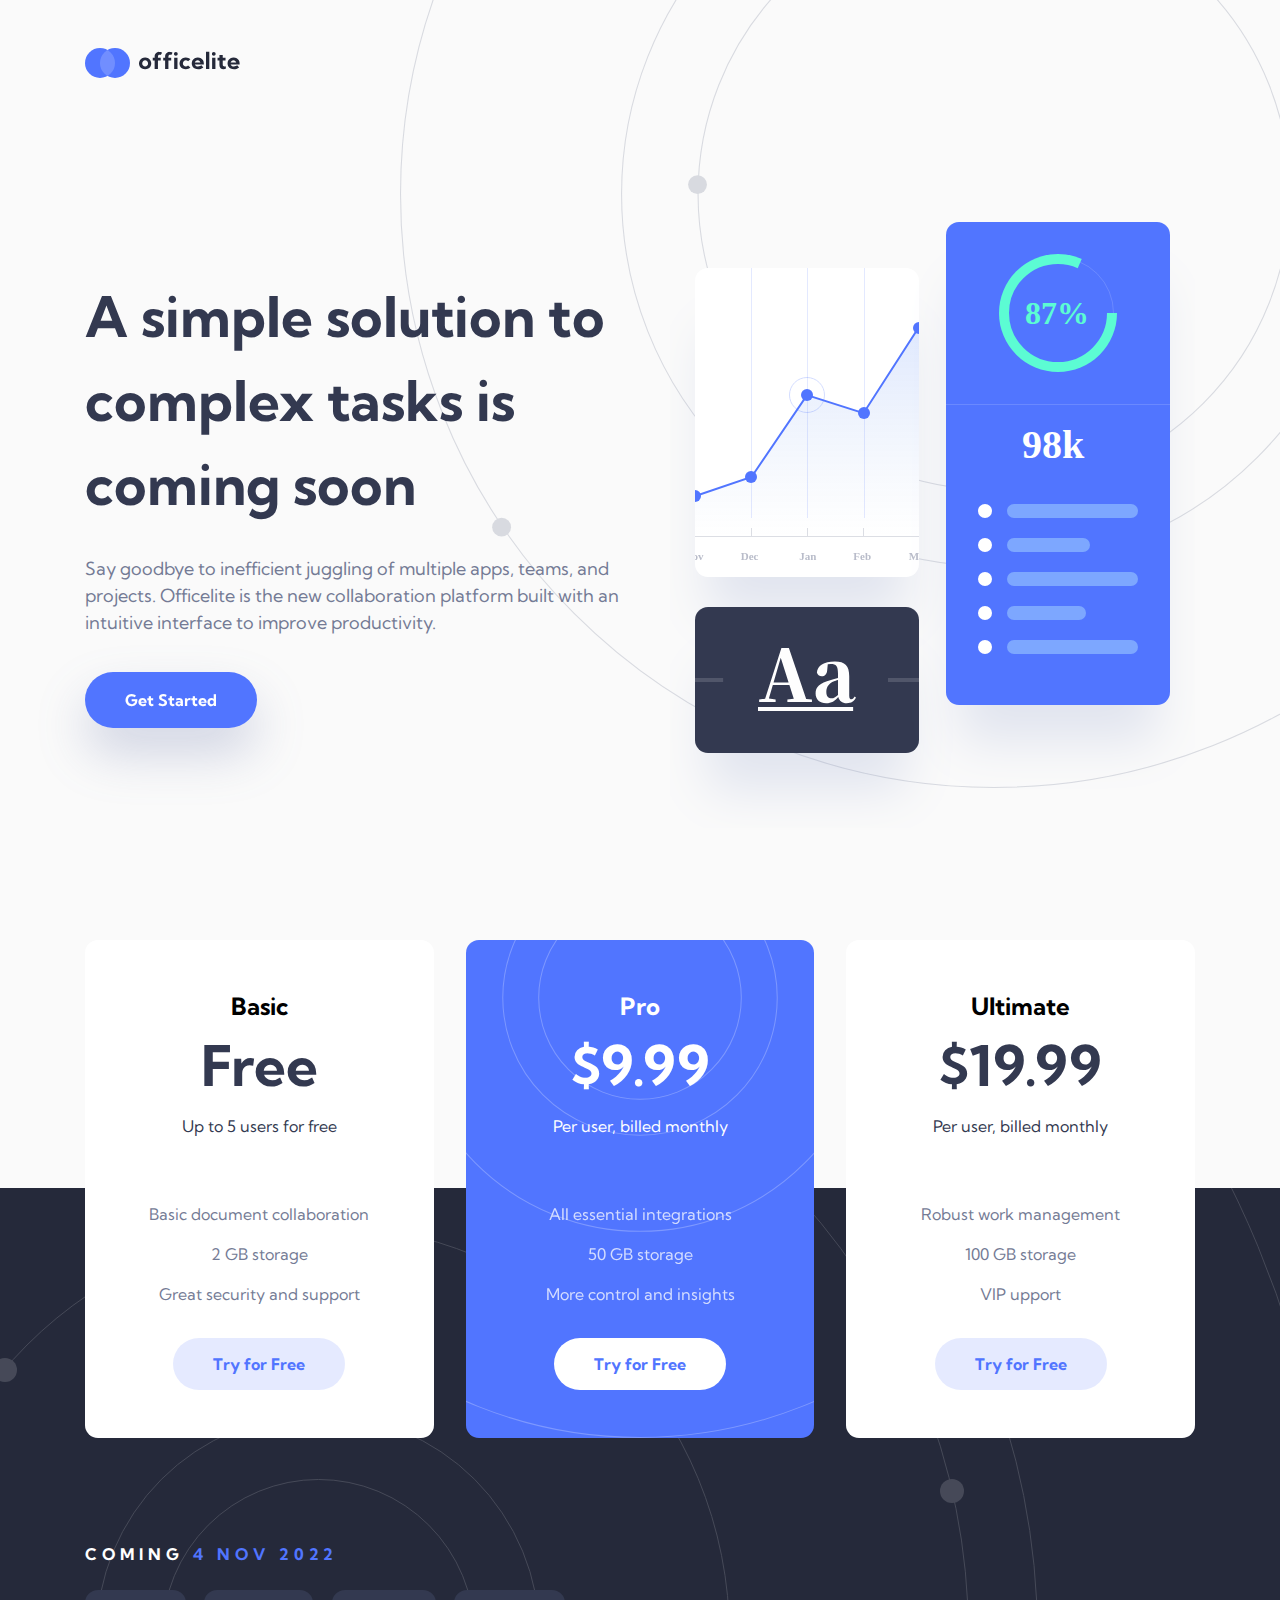
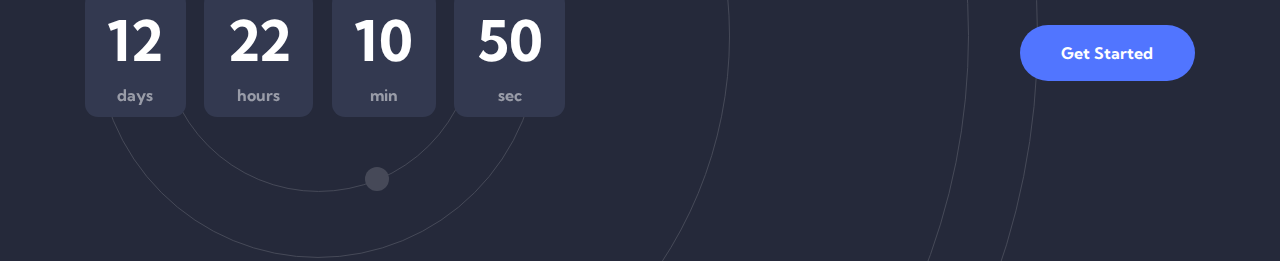
<file: index.html>
<!DOCTYPE html>
<html lang="en">
  <head>
    <meta charset="UTF-8" />
    <meta name="viewport" content="width=device-width, initial-scale=1.0" />

    <link
      rel="icon"
      type="image/png"
      sizes="32x32"
      href="./assets/favicon-32x32.png"
    />
    <link rel="preconnect" href="https://fonts.googleapis.com" />
    <link rel="preconnect" href="https://fonts.gstatic.com" crossorigin />
    <link
      href="https://fonts.googleapis.com/css2?family=Kumbh+Sans:wght@100;200;300;400;500;600;700;800;900&display=swap"
      rel="stylesheet"
    />
    <link rel="stylesheet" href="styles/index.css" />
    <title>Frontend Mentor | Officelite coming soon site</title>
  </head>
  <body>
    <div class="main-container">
      <header>
        <img src="assets/shared/logo.svg" alt="logo" />
      </header>
      <main>
        <section class="hero-section">
          <div class="hero-text">
            <h1 class="hero-text-title">
              A simple solution to complex tasks is coming soon
            </h1>
            <p class="hero-text-paragraph">
              Say goodbye to inefficient juggling of multiple apps, teams, and
              projects. Officelite is the new collaboration platform built with
              an intuitive interface to improve productivity.
            </p>
            <a class="hero-link" href="sign-up.html">get started</a>
          </div>
          <img
            class="hero-charts"
            src="assets/home/illustration-charts.svg"
            alt="charts"
          />
        </section>
        <section class="pricing-section">
          <h2 hidden>Pricing Section</h2>
          <div class="pricing-component-basic pricing-component">
            <div class="name-and-price">
              <h2 class="pricing-component-name">Basic</h2>
              <div class="pricing-component-price">
                <h3 class="price">Free</h3>
                <p>Up to 5 users for free</p>
              </div>
            </div>
            <div class="pricing-component-features">
              <ul>
                <li>Basic document collaboration</li>
                <li>2 GB storage</li>
                <li>Great security and support</li>
              </ul>
            </div>
            <a href="./sign-up.html" class="pricing-component-link"
              >Try for Free</a
            >
          </div>
          <div class="pricing-component-pro pricing-component">
            <div class="name-and-price">
              <h2 class="pricing-component-name">Pro</h2>
              <div class="pricing-component-price">
                <h3 class="price">$9.99</h3>
                <p>Per user, billed monthly</p>
              </div>
            </div>
            <div class="pricing-component-features">
              <ul>
                <li>All essential integrations</li>
                <li>50 GB storage</li>
                <li>More control and insights</li>
              </ul>
            </div>
            <a href="./sign-up.html" class="pricing-component-link"
              >Try for Free</a
            >
          </div>
          <div class="pricing-component-ultimate pricing-component">
            <div class="name-and-price">
              <h2 class="pricing-component-name">Ultimate</h2>
              <div class="pricing-component-price">
                <h3 class="price">$19.99</h3>
                <p>Per user, billed monthly</p>
              </div>
            </div>
            <div class="pricing-component-features">
              <ul>
                <li>Robust work management</li>
                <li>100 GB storage</li>
                <li>VIP upport</li>
              </ul>
            </div>
            <a href="./sign-up.html" class="pricing-component-link"
              >Try for Free</a
            >
          </div>
        </section>
      </main>

      <footer>
        <div class="footer-countdown">
          <h2 class="footer-countdown-date">
            coming <span class="date">4 nov 2022</span>
          </h2>
          <div class="countdown-cells">
            <div class="countdown days">
              <p class="count-number">12</p>
              <p class="unit">days</p>
            </div>
            <div class="countdown hours">
              <p class="count-number">22</p>
              <p class="unit">hours</p>
            </div>
            <div class="countdown minutes">
              <p class="count-number">10</p>
              <p class="unit">min</p>
            </div>
            <div class="countdown seconds">
              <p class="count-number">50</p>
              <p class="unit">sec</p>
            </div>
          </div>
        </div>
        <a class="footer-link" href="./sign-up.html">Get Started</a>
      </footer>
    </div>
    <div class="light-background"></div>
    <div class="dark-background"></div>
  </body>
</html>
</file>
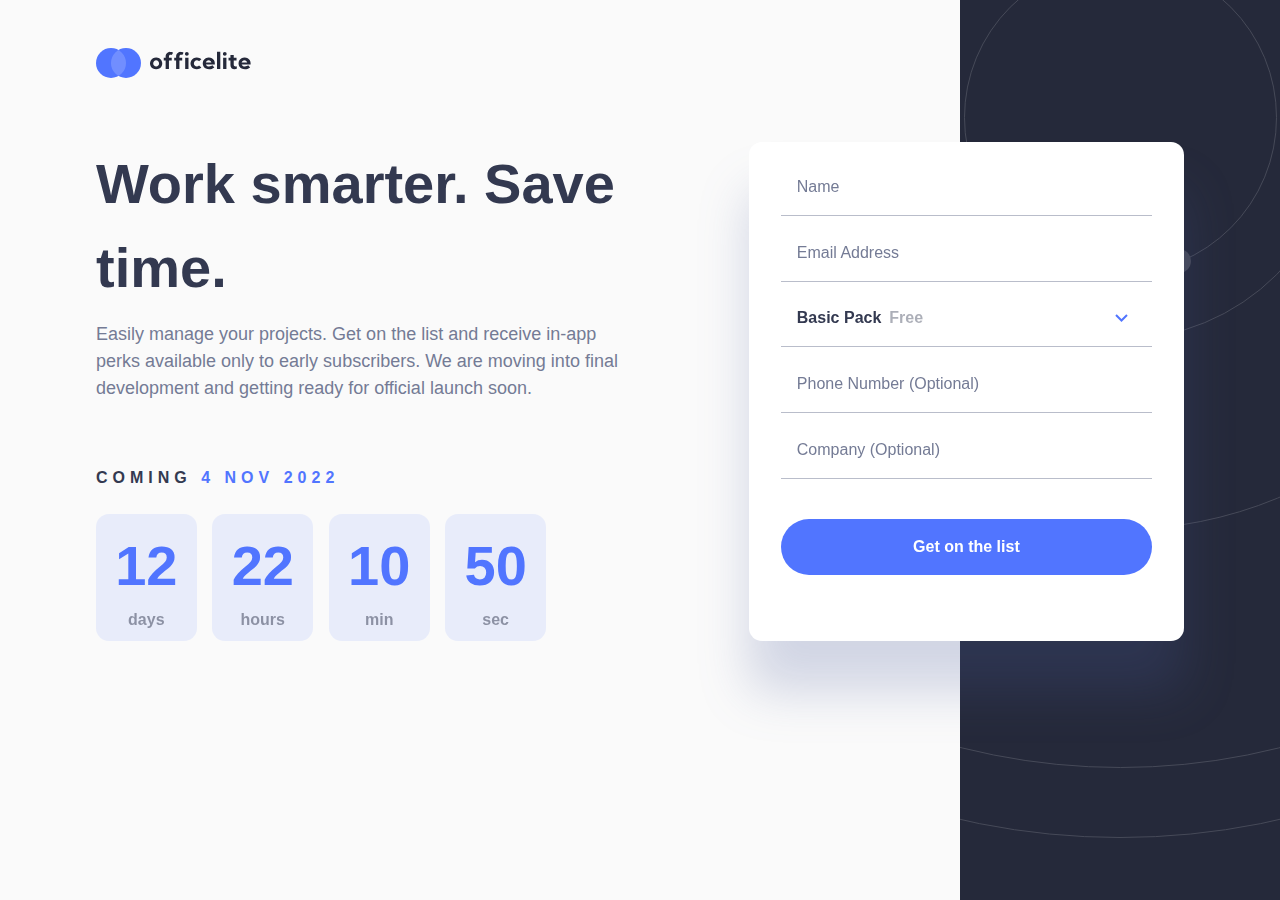
<file: sign-up.html>
<!DOCTYPE html>
<html lang="en">
<head>
  <meta charset="UTF-8">
  <meta name="viewport" content="width=device-width, initial-scale=1.0">

  <link rel="icon" type="image/png" sizes="32x32" href="./assets/favicon-32x32.png">
  <link rel="stylesheet" href="styles/sign-up.css">
  <title>Officelite coming soon site</title>
</head>
<body>
 <div class="main-container">
    <header>
       <img src="assets/shared/logo.svg" alt="logo" />
    </header>
    <main>
      <section class="sign-up-hero">
        <div class="hero-text">
          <h1 class="hero-text-title">Work smarter. Save time.</h1>
          <p class="hero-text-paragraph">
            Easily manage your projects. Get on the list and receive in-app
            perks available only to early subscribers. We are moving into final
            development and getting ready for official launch soon.
          </p>
        </div>

        <div class="countdown">
          <h3 class="countdown-date">
            coming <span class="date">4 nov 2022</span>
          </h3>
          <div class="countdown-cells">
            <div class="countdown-cell days">
              <p class="count-number">12</p>
              <p class="unit">days</p>
            </div>
            <div class="countdown-cell hours">
              <p class="count-number">22</p>
              <p class="unit">hours</p>
            </div>
            <div class="countdown-cell minutes">
              <p class="count-number">10</p>
              <p class="unit">min</p>
            </div>
            <div class="countdown-cell seconds">
              <p class="count-number">50</p>
              <p class="unit">sec</p>
            </div>
          </div>
      </section>

      <section class="sign-up-form">
        <input
          class="input-form name-input"
          name="name"
          type="text"
          placeholder="Name"
        />
        <input
          class="input-form email-input"
          name="email"
          type="text"
          placeholder="Email Address"
        />
        <div class="dropdown-menu">
          <div class="selected-choice">
            <p>Basic Pack<span class="price">Free</span></p>
            <svg
              class="arrow-icon"
              width="13"
              height="8"
              xmlns="http://www.w3.org/2000/svg"
            >
              <path
                stroke="#5175FF"
                stroke-width="2"
                d="M1 1l5.5 5.5L12 1"
                fill="none"
                fill-rule="evenodd"
              />
            </svg>
          </div>

          <div class="selection-menu">
            <ul>
              <li class="basic-choice choice">
                <p>Basic Pack<span class="price">Free</span></p>
                <svg
                  class="check-icon"
                  width="15"
                  height="12"
                  xmlns="http://www.w3.org/2000/svg"
                >
                  <path
                    d="M1 7.504L3.994 10.5 13.494 1"
                    stroke="#5175FF"
                    stroke-width="2"
                    fill="none"
                    fill-rule="evenodd"
                  />
                </svg>
              </li>
              <li class="pro-choice choice">
                <p>Pro Pack<span class="price">$9.99</span></p>

                <svg
                  class="check-icon"
                  width="15"
                  height="12"
                  xmlns="http://www.w3.org/2000/svg"
                >
                  <path
                    d="M1 7.504L3.994 10.5 13.494 1"
                    stroke="#5175FF"
                    stroke-width="2"
                    fill="none"
                    fill-rule="evenodd"
                  />
                </svg>
              </li>
              <li class="ultimate-choice choice">
                <p>Ultimate Pack<span class="price">$19.99</span></p>
                <svg
                  class="check-icon"
                  width="15"
                  height="12"
                  xmlns="http://www.w3.org/2000/svg"
                >
                  <path
                    d="M1 7.504L3.994 10.5 13.494 1"
                    stroke="#5175FF"
                    stroke-width="2"
                    fill="none"
                    fill-rule="evenodd"
                  />
                </svg>
              </li>
            </ul>
          </div>
        </div>
        <input
          class="input-form"
          type="text"
          placeholder="Phone Number (Optional)"
        />
        <input
          class="input-form last-input"
          type="text"
          placeholder="Company (Optional)"
        />

        <a href="#" class="signup-link">Get on the list</a>
      </section>
      
    </main>

    
 </div>

 <div class="light-background"></div>
  <div class="dark-background"></div>
  <script src="sign-up.js"></script>
</body>
</html>
</file>
<file: styles/index.css>
/*********
**********
    RESET
    *********
    *********/

/* Box sizing rules */
*,
*::before,
*::after {
  box-sizing: border-box;
}

/* Remove default margin */
body,
h1,
h2,
h3,
h4,
p,
figure,
blockquote,
dl,
dd {
  margin: 0;
}

ul,
ol {
  margin: 0;
  padding: 0;
  list-style: none;
}

/* Set core root defaults */
html:focus-within {
  scroll-behavior: smooth;
}

/* Set core body defaults */
body {
  min-height: 100vh;
  text-rendering: optimizeSpeed;
  line-height: 1.5;
}

/* A elements that don't have a class get default styles */
a:not([class]) {
  text-decoration-skip-ink: auto;
}

/* Make images easier to work with */
img,
picture {
  max-width: 100%;
  display: block;
}

/* Inherit fonts for inputs and buttons */
input,
button,
textarea,
select {
  font: inherit;
}

a {
  transition: all 0.2s;
}

/*********
**********
    LAYOUT
    *********
    *********/

body {
  font-family: "Kumbh Sans", sans-serif;
  display: grid;
  grid-template-rows: 3fr 2.2fr;
  grid-template-columns: 1fr;
}

@media (min-width: 768px) {
  body {
    grid-template-rows: 3fr 2.5fr;
  }
}

@media (min-width: 1100px) {
  body {
    grid-template-rows: 3fr 1.7fr;
  }
}

.light-background {
  grid-column: 1/2;
  grid-row: 1/2;
  background-color: #fafafa;
  background-image: url("../assets/home/bg-pattern-header.svg");
  background-position: -15px -130px;
  background-size: contain;
  background-repeat: no-repeat;
}

@media (min-width: 768px) {
  .light-background {
    background-position: 350px -230px;
  }
}

@media (min-width: 1100px) {
  .light-background {
    background-position: 400px -400px;
  }
}

@media (min-width: 1400px) {
  .light-background {
    background-position: 600px -630px;
    background-size: cover;
  }
}

.dark-background {
  grid-column: 1/2;
  grid-row: 2/3;
  background-color: #25293a;
  background-image: url(../assets/home/bg-pattern-footer.svg);
  background-position: center 150px;
  background-size: cover;
  background-repeat: no-repeat;
}

@media (min-width: 768px) {
  .dark-background {
    background-size: auto;
    background-position: center -200px;
  }
}

@media (min-width: 1200px) {
  .dark-background {
    background-position: -700px -570px;
    background-size: auto;
  }
}

.main-container {
  grid-column: 1/2;
  grid-row: 1/3;
  width: 90%;
  margin: 0 auto;
  z-index: 100;
  max-width: 400px;
}

@media (min-width: 768px) {
  .main-container {
    max-width: 800px;
  }
}

@media (min-width: 1100px) {
  .main-container {
    max-width: 1110px;
  }
}

header {
  padding-top: 3em;
  display: flex;
  justify-content: center;
  margin-bottom: 4em;
}

@media (min-width: 768px) {
  header {
    justify-content: start;
    margin-bottom: 6em;
  }
}

/*********
**********
    HERO SECTION
    *********
    *********/

.hero-section {
  display: flex;
  flex-direction: column;
  align-items: center;
  text-align: center;
  margin-bottom: 7em;
}

@media (min-width: 768px) {
  .hero-section {
    flex-direction: row;
    justify-content: space-between;
  }
}

.hero-charts {
  order: 1;
  width: 60%;
  margin-bottom: 1em;
}

@media (min-width: 768px) {
  .hero-charts {
    order: 2;
    flex-basis: 45%;
    margin-bottom: 0;
  }
}

@media (min-width: 1100px) {
  .hero-charts {
    margin-top: 3em;
  }
}

.hero-text {
  order: 2;
}

@media (min-width: 768px) {
  .hero-text {
    order: 1;
    text-align: left;
    flex-basis: 50%;
  }
}

.hero-text-title {
  font-size: 2.5rem;
  color: #333950;
  font-weight: 700;
  margin-bottom: 0.5em;
}

@media (min-width: 1100px) {
  .hero-text-title {
    font-size: 3.5rem;
  }
}

.hero-text-paragraph {
  color: #747b95;
  margin-bottom: 2em;
}

@media (min-width: 1100px) {
  .hero-text-paragraph {
    font-size: 1.125rem;
  }
}

.hero-link {
  background: #5175ff;
  font-weight: 700;
  text-transform: capitalize;
  color: #ffffff;
  text-decoration: none;
  padding: 1em 2.5em;
  display: inline-block;
  border-radius: 28px;
  filter: drop-shadow(0 25px 25px rgba(75, 92, 154, 0.24));
}

.hero-link:hover {
  background: #829cff;
}

.hero-link:focus {
  background: #829cff;
}
/*********
**********
    PRICING SECTION
    *********
    *********/

.pricing-section {
  display: flex;
  flex-direction: column;
  margin-bottom: 4em;
}

@media (min-width: 1100px) {
  .pricing-section {
    flex-direction: row;
    justify-content: space-between;
    gap: 2em;
  }
}

.pricing-component {
  text-align: center;
  background: #ffffff;
  margin-bottom: 2.5em;
  padding: 2.5em;
  border-radius: 13px;
}

@media (min-width: 768px) {
  .pricing-component {
    display: flex;
    justify-content: space-between;
    flex-wrap: wrap;
    gap: 1em 0;
    padding: 3em;
  }

  .name-and-price {
    flex-basis: 40%;
    text-align: left;
  }
}

@media (min-width: 1100px) {
  .pricing-component {
    flex-direction: column;
    flex-wrap: nowrap;
    align-items: center;
    flex-basis: 33%;
  }

  .name-and-price {
    text-align: center;
  }
}

.pricing-component-name {
  margin-bottom: 1em;
}

@media (min-width: 768px) {
  .pricing-component-name {
    margin: 0;
  }
}
.pricing-component-price .price {
  color: #333950;
  font-size: 3.5rem;
  margin-bottom: 0.1em;
}

.pricing-component-price p {
  color: #333950;
}

.pricing-component-features {
  margin-top: 3em;
  color: #747b95;
}

@media (min-width: 768px) {
  .pricing-component-features {
    flex-basis: 45%;
    text-align: left;
  }
}

@media (min-width: 1100px) {
  .pricing-component-features {
    text-align: center;
  }
}

.pricing-component-features li {
  margin-bottom: 1em;
}

.pricing-component-features li:last-child {
  margin: 0;
}

.pricing-component-link {
  background: rgba(81, 117, 255, 0.15);
  border-radius: 28px;
  padding: 14px 40px;
  color: #5175ff;
  font-weight: bold;
  text-decoration: none;
  margin-top: 2em;
  display: inline-block;
}

@media (min-width: 768px) {
  .pricing-component-link {
    margin-top: 1em;
  }
}

@media (min-width: 1100px) {
  .pricing-component-link {
    width: max-content;
  }
}

.pricing-component-link:hover {
  background: rgba(81, 117, 255, 0.35);
}

.pricing-component-pro {
  background-color: #5175ff;
  background-image: url(../assets/home/bg-pattern-pricing.svg);
  background-position: center bottom;
  color: #ffffff;
}

@media (min-width: 768px) {
  .pricing-component-pro {
    background-position: -350px center;
    background-repeat: no-repeat;
  }
}

@media (min-width: 1100px) {
  .pricing-component-pro {
    background-position: center bottom;
  }
}

.pricing-component-pro .price,
.pricing-component-pro p {
  color: #ffffff;
}

.pricing-component-pro .pricing-component-features {
  color: #ffffff;
  opacity: 0.75;
}

.pricing-component-pro .pricing-component-link {
  background: #ffffff;
}

.pricing-component-pro .pricing-component-link:hover {
  color: #829cff;
}

/*********
**********
    FOOTER SECTION
    *********
    *********/

footer {
  display: flex;
  flex-direction: column;
  align-items: center;
  margin-bottom: 6em;
}

@media (min-width: 1100px) {
  footer {
    flex-direction: row;
    justify-content: space-between;
  }
}

@media (min-width: 768px) {
  .footer-countdown {
    width: 70%;
  }
}

@media (min-width: 1100px) {
  .footer-countdown {
    max-width: 480px;
  }
}

.footer-countdown-date {
  font-size: 1rem;
  font-weight: 700;
  text-transform: uppercase;
  color: #ffffff;
  letter-spacing: 5px;
  margin-bottom: 1.5em;
  text-align: center;
}

@media (min-width: 1100px) {
  .footer-countdown-date {
    text-align: left;
  }
}

.date {
  color: #5175ff;
}

.countdown-cells {
  display: flex;
  justify-content: space-between;
  margin-bottom: 3em;
}

.countdown {
  background: #333950;
  padding: 0.6em 1.4em;
  border-radius: 4px;
  text-align: center;
}

@media (min-width: 768px) {
  .countdown {
    border-radius: 13px;
  }
}

.count-number {
  font-size: 2rem;
  color: #ffffff;
  font-weight: 700;
}

@media (min-width: 768px) {
  .count-number {
    font-size: 3.5rem;
  }
}

.unit {
  color: #ffffff;
  opacity: 0.5;
  font-size: 0.75rem;
}

@media (min-width: 768px) {
  .unit {
    font-size: 1rem;
    font-weight: 700;
  }
}

.footer-link {
  background: #5175ff;
  font-weight: 700;
  text-transform: capitalize;
  color: #ffffff;
  text-decoration: none;
  padding: 1em 2.6em;
  display: inline-block;
  border-radius: 28px;
}

.footer-link:hover {
  background: #829cff;
}

.footer-link:focus {
  background: #829cff;
}
</file>
<file: styles/sign-up.css>
/*********
**********
    RESET
    *********
    *********/

/* Box sizing rules */
*,
*::before,
*::after {
  box-sizing: border-box;
}

/* Remove default margin */
body,
h1,
h2,
h3,
h4,
p,
figure,
blockquote,
dl,
dd {
  margin: 0;
}

ul,
ol {
  margin: 0;
  padding: 0;
  list-style: none;
}

/* Set core root defaults */
html:focus-within {
  scroll-behavior: smooth;
}

/* Set core body defaults */
body {
  min-height: 100vh;
  text-rendering: optimizeSpeed;
  line-height: 1.5;
}

/* A elements that don't have a class get default styles */
a:not([class]) {
  text-decoration-skip-ink: auto;
}

/* Make images easier to work with */
img,
picture {
  max-width: 100%;
  display: block;
}

/* Inherit fonts for inputs and buttons */
input,
button,
textarea,
select {
  font: inherit;
}

/*********
**********
    LAYOUT
    *********
    *********/
body {
  font-family: "Kumbh Sans", sans-serif;
  display: grid;
  grid-template-rows: 5fr 2fr;
  grid-template-columns: 1fr;
}

@media (min-width: 1100px) {
  body {
    grid-template-rows: 1fr;
    grid-template-columns: 3fr 1fr;
  }
}

@media (min-width: 1310px) {
  body {
    grid-template-rows: 1fr;
    grid-template-columns: 3fr 1.2fr;
  }
}

@media (min-width: 1700px) {
  body {
    grid-template-rows: 1fr;
    grid-template-columns: 3fr 1.4fr;
    overflow-y: hidden;
  }
}
.light-background {
  grid-column: 1/2;
  grid-row: 1/2;
  background-color: #fafafa;
}

@media (min-width: 1100px) {
  .light-background {
    grid-column: 1/2;
    grid-row: 1/2;
  }
}

.dark-background {
  grid-column: 1/2;
  grid-row: 2/3;
  background-color: #25293a;
  background-image: url(../assets/home/bg-pattern-footer.svg);
  background-position: center center;
  background-size: cover;
  background-repeat: no-repeat;
}

@media (min-width: 768px) {
  .dark-background {
    background-position: center -900px;
    background-size: auto;
  }
}

@media (min-width: 1100px) {
  .dark-background {
    grid-column: 2/3;
    grid-row: 1/2;
  }
}

.main-container {
  grid-column: 1/2;
  grid-row: 1/3;
  width: 85%;
  margin: 0 auto;
  z-index: 100;
  max-width: 400px;
}

@media (min-width: 768px) {
  .main-container {
    max-width: 90%;
  }
}

@media (min-width: 1100px) {
  .main-container {
    grid-column: 1/3;
    max-width: 1100px;
    margin-bottom: 3em;
  }
}

@media (min-width: 1100px) {
  main {
    display: flex;
    justify-content: space-between;
  }
}

header {
  padding-top: 3em;
  display: flex;
  justify-content: center;
  margin-bottom: 4em;
}

@media (min-width: 768px) {
  header {
    justify-content: start;
  }
}

/*********
**********
    HERO SECTION
    *********
    *********/

.sign-up-hero {
  display: flex;
  flex-direction: column;
}

@media (min-width: 768px) {
  .sign-up-hero {
    max-width: 570px;
    margin: 0 auto;
    margin-bottom: 5em;
  }
}

@media (min-width: 1100px) {
  .sign-up-hero {
    flex-basis: 50%;
    margin: 0;
    align-items: flex-start;
  }
}

.hero-text {
  text-align: center;
  margin-bottom: 4em;
}

@media (min-width: 1100px) {
  .hero-text {
    text-align: left;
  }
}

.hero-text-title {
  font-size: 2.5rem;
  color: #333950;
  font-weight: 700;
  margin-bottom: 0.5em;
}

@media (min-width: 1100px) {
  .hero-text-title {
    font-size: 3.5rem;
    margin-bottom: 0.2em;
  }
}

.hero-text-paragraph {
  color: #747b95;
}

@media (min-width: 1100px) {
  .hero-text-paragraph {
    font-size: 1.125rem;
  }
}

@media (min-width: 1100px) {
  .countdown {
    width: 100%;
  }
}

.countdown-date {
  font-size: 1rem;
  font-weight: 700;
  text-transform: uppercase;
  color: #333950;
  letter-spacing: 5px;
  margin-bottom: 1.5em;
  text-align: center;
}

@media (min-width: 1100px) {
  .countdown-date {
    text-align: left;
  }
}

.date {
  color: #5175ff;
}

.countdown-cells {
  display: flex;
  justify-content: space-between;
  margin-bottom: 3em;
}

@media (min-width: 768px) {
  .countdown-cells {
    max-width: 450px;
    margin: 0 auto;
  }
}

@media (min-width: 1100px) {
  .countdown-cells {
    margin: 0;
  }
}

.countdown-cell {
  background: rgba(81, 117, 255, 0.1);
  text-align: center;
  padding: 0.6em 1.2em;
  border-radius: 4px;
}

@media (min-width: 768px) {
  .countdown-cell {
    border-radius: 13px;
  }
}

.count-number {
  font-size: 2rem;
  color: #5175ff;
  font-weight: 700;
}

@media (min-width: 768px) {
  .count-number {
    font-size: 3.5rem;
  }
}

.unit {
  font-size: 0.75rem;
  font-weight: 700;
  color: #333950;
  opacity: 0.5;
}

@media (min-width: 768px) {
  .unit {
    font-size: 1rem;
    font-weight: 700;
  }
}

/*********
**********
    SIGN UP FORM
    *********
    *********/

.sign-up-form {
  background: #ffffff;
  padding: 2em;
  border-radius: 13px;
  margin-bottom: 4em;
  filter: drop-shadow(0 50px 25px rgba(75, 92, 154, 0.23));
  /* box-shadow: 50px 0 50px -25px #4b5c9a; */
}

@media (min-width: 768px) {
  .sign-up-form {
    max-width: 450px;
    margin: 0 auto;
    margin-bottom: 7em;
  }
}

@media (min-width: 1100px) {
  .sign-up-form {
    flex-basis: 40%;
    margin: 0;
  }
}

.input-form,
.dropdown-menu {
  width: 100%;
}

.input-form {
  font-size: 1rem;
  color: #333950;
  padding-left: 1em;
  padding-bottom: 1em;
  margin-bottom: 1.5em;
  border: none;
  border-bottom: 1px solid rgba(116, 123, 149, 50%);
}

.form-error {
  background: url("../assets/sign-up/icon-cross.svg") no-repeat right 0.8em top;
}

.input-form::placeholder {
  color: var(--placeholder-color, #747b95);
  opacity: var(--placeholder-opacity, 1);
}

.input-form:focus {
  outline: none;
}

.selected-choice {
  display: flex;
  justify-content: space-between;
  border-bottom: 1px solid rgba(116, 123, 149, 50%);
  margin-bottom: 1.5em;
  padding-left: 1em;
  padding-bottom: 1em;
  padding-right: 1.5em;
  cursor: pointer;
}

.selected-choice p {
  color: #333950;
  font-weight: bold;
  margin: 0;
}

.selected-choice p span {
  opacity: 0.4;
  margin-left: 0.5em;
}

.arrow-icon {
  align-self: center;
}

.selection-menu {
  position: absolute;
  width: 279px;
  background: #ffffff;
  border: 1px solid rgba(116, 123, 149, 15.3%);
  border-radius: 8px;
  padding: 1.5em 2em;
  z-index: 1000;
  clip-path: circle(0% at 100% 0%);
  transition: clip-path 0.3s ease-in-out;
}

.selection-menu ul li {
  display: flex;
  justify-content: space-between;
  padding-bottom: 1em;
  border-bottom: 1px solid rgba(116, 123, 149, 50%);
  margin-bottom: 1em;
}

.selection-menu ul li p {
  color: #333950;
  font-weight: bold;
  margin: 0;
}

.selection-menu .price {
  opacity: 0.4;
  margin-left: 0.5em;
}

.selection-menu .check-icon {
  align-self: center;
}

.last-input {
  margin-bottom: 2.5em;
}

.choice:hover {
  cursor: pointer;
}

.pro-choice .check-icon,
.ultimate-choice .check-icon {
  visibility: hidden;
}

.signup-link {
  background: #5175ff;
  text-decoration: none;
  color: #ffffff;
  padding: 1em 2em;
  border-radius: 28px;
  font-weight: bold;
  display: block;
  text-align: center;
}

.signup-link:hover {
  background: #829cff;
}

.signup-link:focus {
  background: #829cff;
}
</file>
